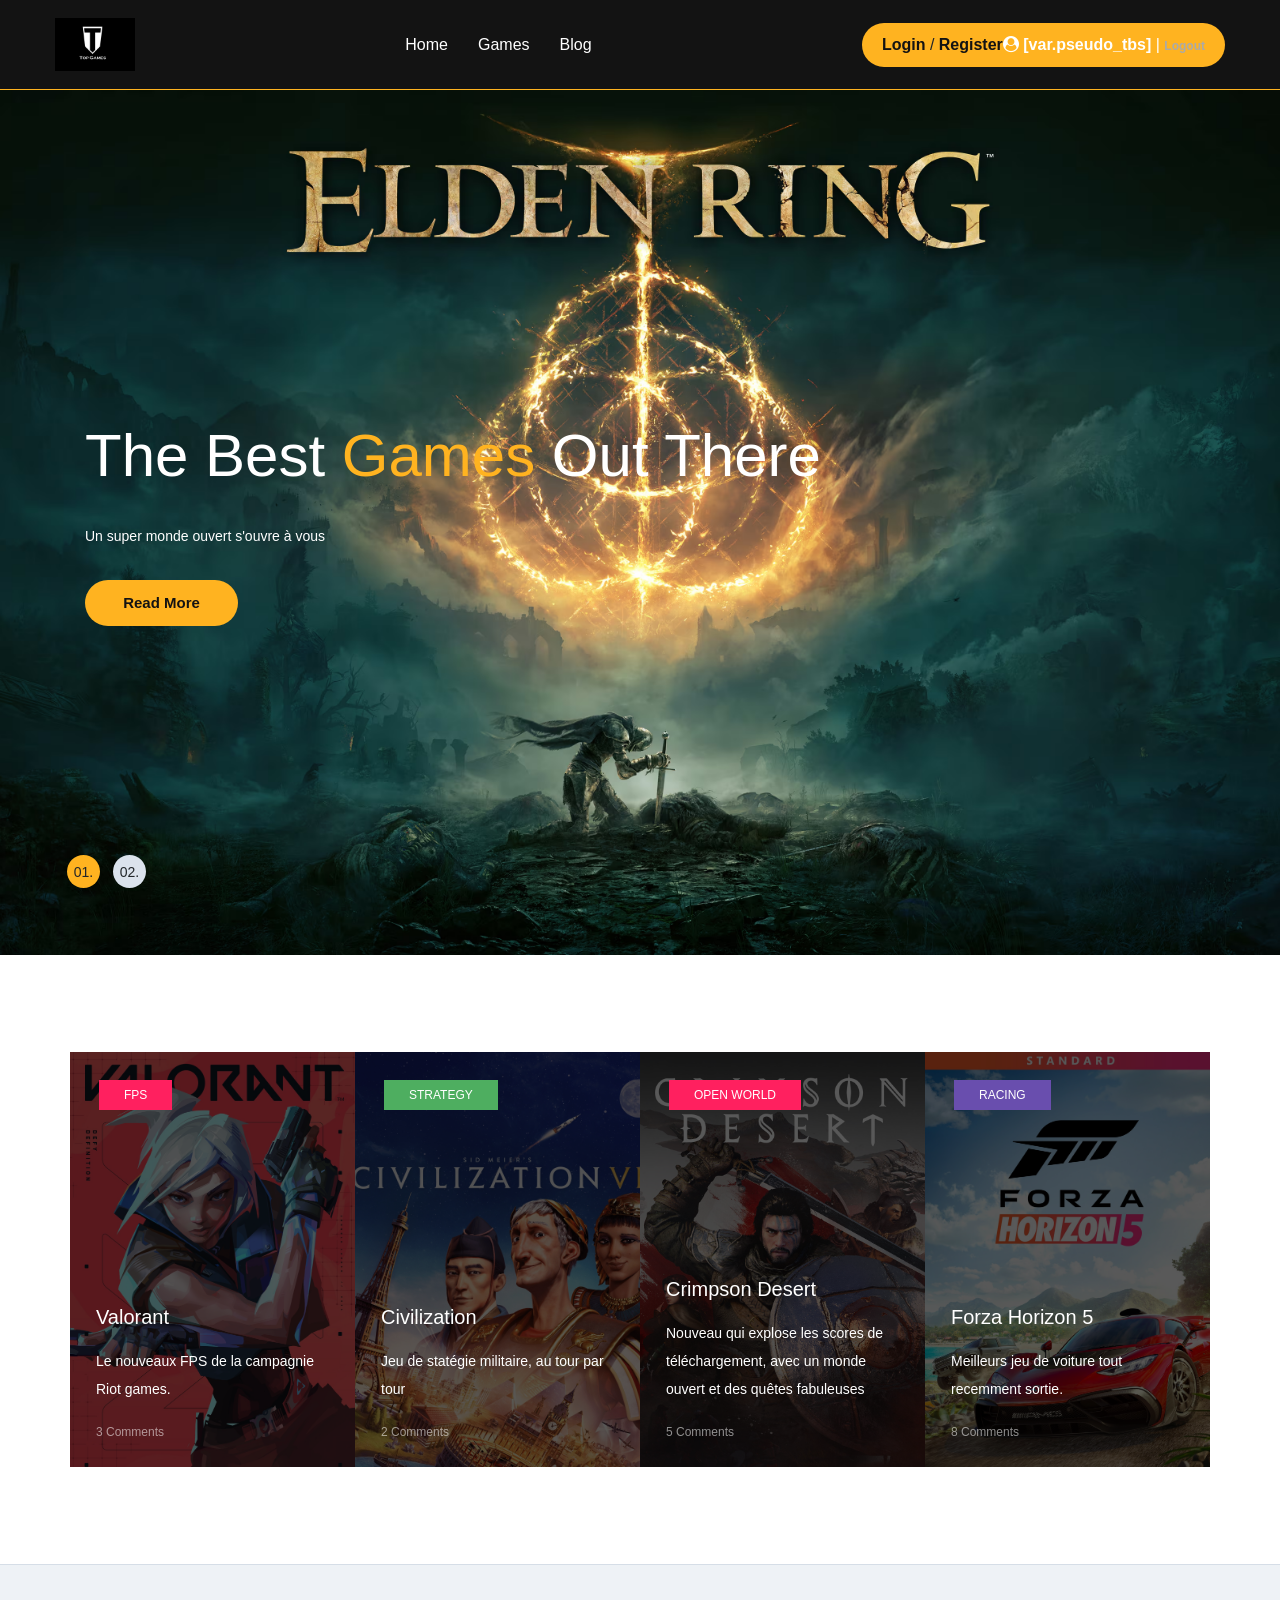
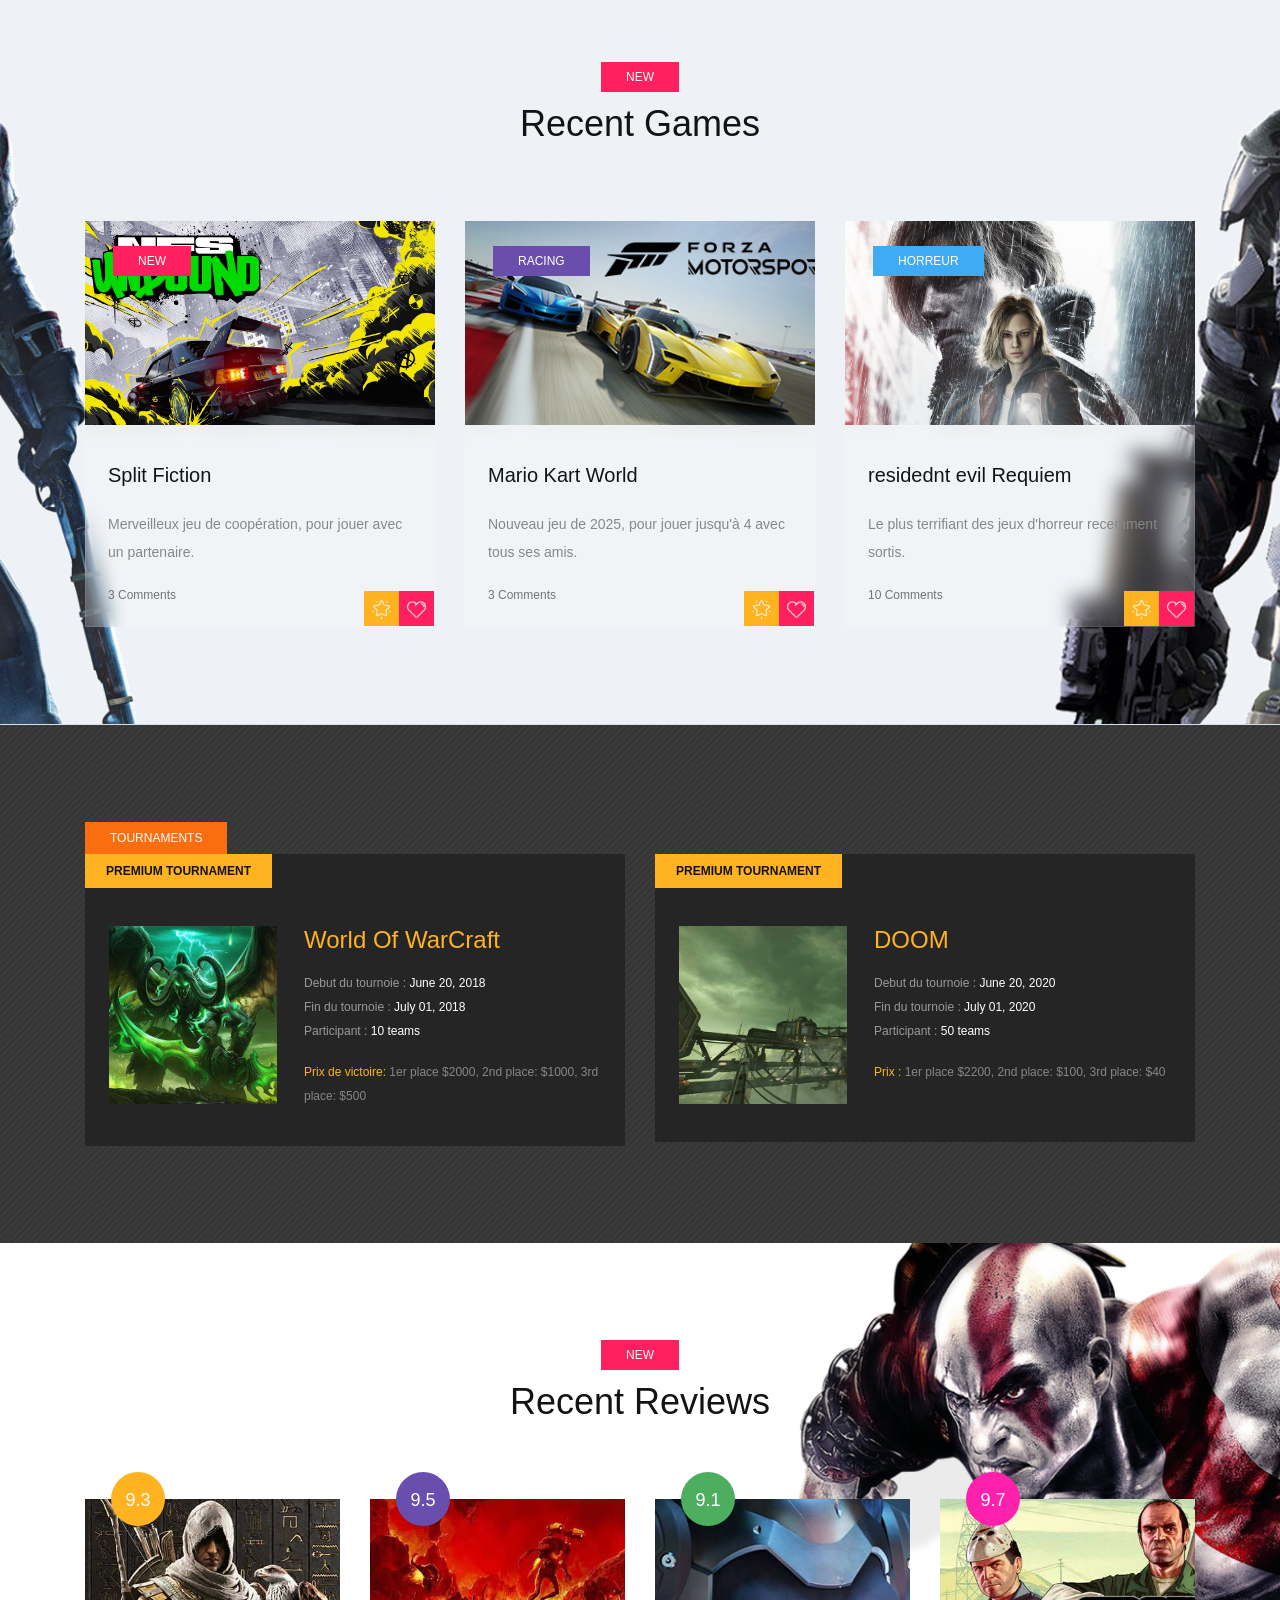
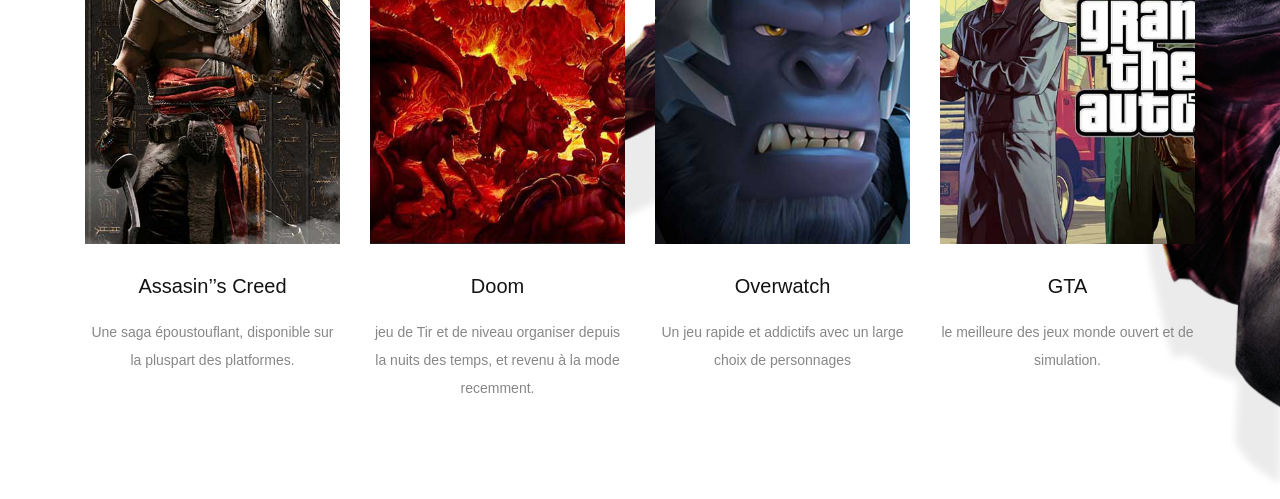
<file: index.html>
<!DOCTYPE html>
<html lang="fr">
<head>
	<title>Top Games Accueil</title>
	<meta charset="UTF-8">
	
	<!-- Stylesheets -->
	<link rel="stylesheet" href="css/bootstrap.min.css"/>
	<link rel="stylesheet" href="css/font-awesome.min.css"/>
	<link rel="stylesheet" href="css/owl.carousel.css"/>
	<link rel="stylesheet" href="css/style.css"/>
	<link rel="stylesheet" href="css/animate.css"/>


	<!--[if lt IE 9]>
	  <script src="https://oss.maxcdn.com/html5shiv/3.7.2/html5shiv.min.js"></script>
	  <script src="https://oss.maxcdn.com/respond/1.4.2/respond.min.js"></script>
	<![endif]-->

</head>
<body>

	<!-- Menu-->
	<header class="header-section">
		<div class="container">
			<!-- logo -->
			<a class="site-logo" href="gamecontroller.php?p=home">
				<img src="img/logo.png" alt="">
			</a>

			<!--Login-->
			<div class="user-panel">
				<div [onshow;block=div;when [var.statut]=='visiteur']>
					<a href="login.php">Login</a> / <a href="login.php?mode=register">Register</a>
				</div>

				<div [onshow;block=div;when [var.statut]=='connecte']>
					<a href="gamecontroller.php?p=profile" style="color: #ffffff;">
						<i class="fa fa-user-circle"></i> [var.pseudo_tbs]
					</a>
					<span style="color: #fff;"> | </span>
					<a href="logout.php" style="font-size: 12px; color: #aaa;">Logout</a>
				</div>
			</div>

			<!-- Menu -->
			<nav class="main-menu">
				<ul>
					<li><a href="gamecontroller.php?p=home">Home</a></li>
					<li><a href="gamecontroller.php?p=games">Games</a></li>
					<li><a href="gamecontroller.php?p=categories">Blog</a></li>
				</ul>
			</nav>
		</div>
	</header>
	<!-- Header section end -->


	<!--image accueil -->
	<section class="hero-section">
		<div class="hero-slider owl-carousel">
			<div class="hs-item set-bg" data-setbg="img/slider-1.avif">
				<div class="hs-text">
					<div class="container">
						<h2>The Best <span>Games</span> Out There</h2>
						<p>Un super monde ouvert s'ouvre à vous</p>
						<a href="categories.html" class="site-btn">Read More</a>
					</div>
				</div>
			</div>

			<!--2eme images-->
			<div class="hs-item set-bg" data-setbg="img/slider-2.jpg">
				<div class="hs-text">
					<div class="container">
						<h2>The Best <span>Games</span> Out There</h2>
						<p>Le très addictif free-to-play et ses notes son désormais disponible.</p>
						<a href="categories.html" class="site-btn">Read More</a>
					</div>
				</div>
			</div>
		</div>
	</section>
	<!-- Hero section end -->


	<!-- Feature section -->
	<section class="feature-section spad">
		<div class="container">
			<div class="row">

				<!--Valorant-->
				<div class="col-lg-3 col-md-6 p-0">
					<div class="feature-item set-bg" data-setbg="img/features/valorant.jpg">
						<span class="cata new">FPS</span>
						<div class="fi-content text-white">
							<h5><a href="categories.html">Valorant </a></h5>
							<p>Le nouveaux FPS de la campagnie Riot games. </p>
							<a href="#" class="fi-comment">3 Comments</a>
						</div>
					</div>
				</div>

				<!--Civilization-->
				<div class="col-lg-3 col-md-6 p-0">
					<div class="feature-item set-bg" data-setbg="img/features/2.jpg">
						<span class="cata strategy">Strategy</span>
						<div class="fi-content text-white">
							<h5><a href="categories.html">Civilization</a></h5>
							<p>Jeu de statégie militaire, au tour par tour</p>
							<a href="#" class="fi-comment">2 Comments</a>
						</div>
					</div>
				</div>

				<!--Crimpson desert-->
				<div class="col-lg-3 col-md-6 p-0">
					<div class="feature-item set-bg" data-setbg="img/features/3.jpg">
						<span class="cata new">Open World</span>
						<div class="fi-content text-white">
							<h5><a href="categories.html">Crimpson Desert</a></h5>
							<p>Nouveau qui explose les scores de téléchargement, avec un monde ouvert et des quêtes fabuleuses</p>
							<a href="#" class="fi-comment">5 Comments</a>
						</div>
					</div>
				</div>

				<!--Forza horizon-->
				<div class="col-lg-3 col-md-6 p-0">
					<div class="feature-item set-bg" data-setbg="img/features/4.jpg">
						<span class="cata racing">Racing</span>
						<div class="fi-content text-white">
							<h5><a href="#">Forza Horizon 5</a></h5>
							<p>Meilleurs jeu de voiture tout recemment sortie. </p>
							<a href="#" class="fi-comment"> 8 Comments</a>
						</div>
					</div>
				</div>
			</div>
		</div>
	</section>
	<!-- Feature section end -->


	<!-- Recent game section  -->
	<section class="recent-game-section spad set-bg" data-setbg="img/recent-game-bg.png">
		<div class="container">
			<div class="section-title">
				<div class="cata new">New</div>
				<h2>Recent Games</h2>
			</div>
			<div class="row">
				<!--SplitFiction-->
				<div class="col-lg-4 col-md-6">
					<div class="recent-game-item">
						<div class="rgi-thumb set-bg" data-setbg="img/recent-game/1.jpg">
							<div class="cata new">new</div>
						</div>
						<div class="rgi-content">
							<h5>Split Fiction</h5>
							<p>Merveilleux jeu de coopération, pour jouer avec un partenaire. </p>
							<a href="#" class="comment">3 Comments</a>
							<div class="rgi-extra">
								<div class="rgi-star"><img src="img/icons/star.png" alt=""></div>
								<div class="rgi-heart"><img src="img/icons/heart.png" alt=""></div>
							</div>
						</div>
					</div>	
				</div>

				<!--MArio kart world-->
				<div class="col-lg-4 col-md-6">
					<div class="recent-game-item">
						<div class="rgi-thumb set-bg" data-setbg="img/recent-game/2.png">
							<div class="cata racing">racing</div>
						</div>
						<div class="rgi-content">
							<h5>Mario Kart World </h5>
							<p>Nouveau jeu de 2025, pour jouer jusqu'à 4 avec tous ses amis. </p>
							<a href="#" class="comment">3 Comments</a>
							<div class="rgi-extra">
								<div class="rgi-star"><img src="img/icons/star.png" alt=""></div>
								<div class="rgi-heart"><img src="img/icons/heart.png" alt=""></div>
							</div>
						</div>
					</div>	
				</div>

				<!--Resident evil-->
				<div class="col-lg-4 col-md-6">
					<div class="recent-game-item">
						<div class="rgi-thumb set-bg" data-setbg="img/recent-game/3.avif">
							<div class="cata adventure">Horreur</div>
						</div>
						<div class="rgi-content">
							<h5>residednt evil Requiem</h5>
							<p>Le plus terrifiant des jeux d'horreur recemment sortis.</p>
							<a href="#" class="comment">10 Comments</a>
							<div class="rgi-extra">
								<div class="rgi-star"><img src="img/icons/star.png" alt=""></div>
								<div class="rgi-heart"><img src="img/icons/heart.png" alt=""></div>
							</div>
						</div>
					</div>	
				</div>
			</div>
		</div>
	</section>
	<!-- Recent game section end -->


	<!-- Tournaments section -->
	<section class="tournaments-section spad">
		<div class="container">
			<div class="tournament-title">Tournaments</div>
			<div class="row">
				<div class="col-md-6">
					<div class="tournament-item mb-4 mb-lg-0">
						<div class="ti-notic">Premium Tournament</div>
						<div class="ti-content">
							<div class="ti-thumb set-bg" data-setbg="img/tournament/1.jpg"></div>
							<div class="ti-text">
								<h4>World Of WarCraft</h4>
								<ul>
									<li><span>Debut du tournoie :</span> June 20, 2018</li>
									<li><span>Fin du tournoie :</span> July 01, 2018</li>
									<li><span>Participant :</span> 10 teams</li>
								</ul>
								<p><span>Prix de victoire:</span> 1er place $2000, 2nd place: $1000, 3rd place: $500</p>
							</div>
						</div>
					</div>
				</div>

				<div class="col-md-6">
					<div class="tournament-item">
						<div class="ti-notic">Premium Tournament</div>
						<div class="ti-content">
							<div class="ti-thumb set-bg" data-setbg="img/tournament/2.jpg"></div>
							<div class="ti-text">
								<h4>DOOM</h4>
								<ul>
									<li><span>Debut du tournoie :</span> June 20, 2020</li>
									<li><span>Fin du tournoie :</span> July 01, 2020</li>
									<li><span>Participant :</span> 50 teams</li>
								</ul>
								<p><span>Prix :</span> 1er place $2200, 2nd place: $100, 3rd place: $40</p>
							</div>
						</div>
					</div>
				</div>
			</div>
		</div>
	</section>
	<!-- Tournaments section bg -->


	<!-- Review section -->
	<section class="review-section spad set-bg" data-setbg="img/review-bg.png">
		<div class="container">
			<div class="section-title">
				<div class="cata new">new</div>
				<h2>Recent Reviews</h2>
			</div>
			<div class="row">
				<div class="col-lg-3 col-md-6">
					<div class="review-item">
						<div class="review-cover set-bg" data-setbg="img/review/1.jpg">
							<div class="score yellow">9.3</div>
						</div>
						<div class="review-text">
							<h5>Assasin’’s Creed</h5>
							<p>Une saga époustouflant, disponible sur la pluspart des platformes.</p>
						</div>
					</div>
				</div>

				<div class="col-lg-3 col-md-6">
					<div class="review-item">
						<div class="review-cover set-bg" data-setbg="img/review/2.jpg">
							<div class="score purple">9.5</div>
						</div>
						<div class="review-text">
							<h5>Doom</h5>
							<p>jeu de Tir et de niveau organiser depuis la nuits des temps, et revenu à la mode recemment.</p>
						</div>
					</div>
				</div>

				<div class="col-lg-3 col-md-6">
					<div class="review-item">
						<div class="review-cover set-bg" data-setbg="img/review/3.jpg">
							<div class="score green">9.1</div>
						</div>
						<div class="review-text">
							<h5>Overwatch</h5>
							<p>Un jeu rapide et addictifs avec un large choix de personnages</p>
						</div>
					</div>
				</div>

				<div class="col-lg-3 col-md-6">
					<div class="review-item">
						<div class="review-cover set-bg" data-setbg="img/review/4.jpg">
							<div class="score pink">9.7</div>
						</div>
						<div class="review-text">
							<h5>GTA</h5>
							<p>le meilleure des jeux monde ouvert et de simulation.</p>
						</div>
					</div>
				</div>
			</div>
		</div>
	</section>

	</footer>
	<!-- Footer section end -->


	<!--====== Javascripts & Jquery ======-->
	<script src="js/jquery-3.2.1.min.js"></script>
	<script src="js/bootstrap.min.js"></script>
	<script src="js/owl.carousel.min.js"></script>
	<script src="js/jquery.marquee.min.js"></script>
	<script src="js/main.js"></script>
    </body>
</html>
</file>
<file: css/style.css>
html,
body {
	height: 100%;
	font-family: 'Roboto', sans-serif;
	-webkit-font-smoothing: antialiased;
	font-smoothing: antialiased;
}

h1,h2,h3,h4,h5,h6 {
	margin: 0;
	font-weight: 500;
	color: #131313;
}

h1 { font-size: 70px; }
h2 { font-size: 36px; }
h3 { font-size: 30px; }
h4 { font-size: 24px; }
h5 { font-size: 20px; }
h6 { font-size: 16px; }

p {
	font-size: 14px;
	color: #878787;
	line-height: 2;
}

img { max-width: 100%; }

input:focus,select:focus,button:focus,textarea:focus { outline: none; }

a:hover,a:focus {
	text-decoration: none;
	outline: none;
}

ul,ol {
	padding: 0;
	margin: 0;
}

.section-title {
	text-align: center;
	margin-bottom: 75px;
}

.section-title h2 {
	padding-top: 10px;
	font-size: 36px;
}

.set-bg {
	background-repeat: no-repeat;
	background-size: cover;
	background-position: top center;
}

.spad {
	padding-top: 97px;
	padding-bottom: 97px;
}

.text-white h1,.text-white h2,.text-white h3,.text-white h4,.text-white h5,.text-white h6,.text-white p,.text-white span,.text-white li,.text-white a { color: #fff; }

.rating i { color: #fbb710; }
.rating .is-fade { color: #e0e3e4; }

.site-btn {
	display: inline-block;
	text-align: center;
	font-size: 15px;
	color: #131313;
	padding: 16px 30px;
	min-width: 153px;
	border-radius: 50px;
	font-weight: 500;
	border: none;
	background: #ffb320;
	cursor: pointer;
}

.site-btn.btn-sm {
	padding: 10px 30px;
	min-width: 163px;
}

.site-btn:hover { color: #131313; }

.cata {
	display: inline-block;
	text-transform: uppercase;
	font-size: 12px;
	font-weight: 500;
	color: #fff;
	padding: 6px 25px;
}

.cata.new { background: #ff205f; }
.cata.strategy { background: #4eae60; }
.cata.racing { background: #694eae; }
.cata.adventure { background: #40abf5; }

#preloder {
	position: fixed;
	width: 100%;
	height: 100%;
	top: 0;
	left: 0;
	z-index: 999999;
	background: #fff;
}

.loader {
	width: 40px;
	height: 40px;
	position: absolute;
	top: 50%;
	left: 50%;
	margin-top: -13px;
	margin-left: -13px;
	border-radius: 60px;
	animation: loader 0.8s linear infinite;
	-webkit-animation: loader 0.8s linear infinite;
}

@keyframes loader {
	0% { -webkit-transform: rotate(0deg); transform: rotate(0deg); border: 4px solid #f44336; border-left-color: transparent; }
	50% { -webkit-transform: rotate(180deg); transform: rotate(180deg); border: 4px solid #673ab7; border-left-color: transparent; }
	100% { -webkit-transform: rotate(360deg); transform: rotate(360deg); border: 4px solid #f44336; border-left-color: transparent; }
}

.header-section {
    background: #131313;
    clear: both;
    padding: 18px 0;
    border-bottom: 1px solid #ffb320;
}

.header-section .container {
    display: flex;
    align-items: center;
    justify-content: space-between;
    max-width: 1200px;
    margin: 0 auto;
    padding: 0 15px;
}

.site-logo {
    display: flex;
    align-items: center;
	order: 1;
}

.site-logo img {
	max-width: 80px;
	height: auto;
	display: block;
}

.main-menu {
    flex-grow: 1;
	order: 2;
}

.main-menu ul {
    display: flex;
    justify-content: center;
    list-style: none;
    margin: 0;
    padding: 0;
    gap: 30px;
}

.main-menu ul li a {
    text-decoration: none;
    color: #ffffff;
    font-weight: 500;
}

.main-menu ul li a:hover { color: #ffb320; }

.user-panel {
    display: flex;
    align-items: center;
    background: #ffb320;
    padding: 10px 20px;
    border-radius: 50px;
    white-space: nowrap;
	order : 3;
}

.user-panel a {
    color: #131313;
    text-decoration: none;
    font-weight: bold;
}

.hero-slider .hs-item {
	height: 865px;
	display: table;
	width: 100%;
}

.hero-slider .hs-text {
	display: table-cell;
	vertical-align: middle;
}

.hero-slider .hs-text h2 {
	color: #fff;
	font-weight: 400;
	font-size: 60px;
	margin-bottom: 30px;
	position: relative;
	top: -80px;
	opacity: 0;
}

.hero-slider .hs-text h2 span { color: #ffb320; }

.hero-slider .hs-text p {
	color: #fff;
	margin-bottom: 30px;
	position: relative;
	top: -90px;
	opacity: 0;
}

.hero-slider .hs-text .site-btn {
	position: relative;
	top: -100px;
	opacity: 0;
}

.hero-slider .owl-item.active .hs-item h2,
.hero-slider .owl-item.active .hs-item p,
.hero-slider .owl-item.active .hs-item .site-btn {
	top: 0;
	opacity: 1;
}

.hero-slider .owl-item.active .hs-item h2 { transition: all 0.5s ease 1s; }
.hero-slider .owl-item.active .hs-item p { transition: all 0.5s ease 0.8s; }
.hero-slider .owl-item.active .hs-item .site-btn { transition: all 0.5s ease 0.6s; }

.hero-slider .owl-dots {
	position: relative;
	max-width: 1146px;
	margin: -33px auto 0;
	top: -67px;
	z-index: 5;
}

.hero-slider .owl-dots .owl-dot {
	display: inline-block;
	margin-right: 13px;
	width: 33px;
	height: 33px;
	font-size: 14px;
	font-weight: 500;
	text-align: center;
	padding-top: 7px;
	border-radius: 40px;
	background: #dbe2ec;
}

.hero-slider .owl-dots .owl-dot.active { background: #ffb320; }

.latest-news-section {
	overflow: hidden;
	display: block;
	clear: both;
	background: #131313;
	padding: 24px 0;
	position: relative;
}

.ln-title {
	position: absolute;
	height: 100%;
	width: 29%;
	left: 0;
	top: 0;
	text-align: right;
	padding-top: 24px;
	padding-right: 66px;
	font-size: 18px;
	font-weight: 500;
	color: #fff;
	background: #ffb320;
	z-index: 1;
}

.news-ticker {
	width: 71%;
	float: right;
	overflow: hidden;
	display: inline-block;
}

.news-ticker-contant .nt-item {
	margin-right: 35px;
	color: #fff;
	display: inline-block;
}

.news-ticker-contant .nt-item span {
	margin-right: 35px;
	display: inline-block;
	text-transform: uppercase;
	font-size: 12px;
	font-weight: 500;
	color: #fff;
	padding: 4px 20px;
}

.news-ticker-contant .nt-item span.new { background: #ff205f; }
.news-ticker-contant .nt-item span.strategy { background: #4eae60; }
.news-ticker-contant .nt-item span.racing { background: #694eae; }

.feature-item {
	height: 415px;
	position: relative;
}

.feature-item:after {
	position: absolute;
	content: "";
	width: 100%;
	height: 100%;
	left: 0;
	top: 0;
	background: #000;
	opacity: .65;
}

.feature-item .cata {
	position: relative;
	margin-top: 28px;
	margin-left: 29px;
	z-index: 3;
}

.feature-item .fi-content {
	position: absolute;
	width: 100%;
	left: 0;
	bottom: 0;
	padding: 0 26px 24px;
	z-index: 2;
}

.feature-item .fi-content h5 { margin-bottom: 18px; }
.feature-item .fi-content .fi-comment { font-size: 12px; opacity: .54; }

.recent-game-section {
	background-color: #eef2f6;
	border-top: 1px solid #d6dee7;
	border-bottom: 1px solid #d6dee7;
}

.recent-game-item .rgi-thumb {
	height: 204px;
	padding: 25px 28px;
}

.recent-game-item .rgi-content {
	padding: 34px 22px 20px;
	background: rgba(255, 255, 255, 0.2);
    backdrop-filter: blur(10px); /* Floute ce qui est derrière la boîte */
    border: 1px solid rgba(255, 255, 255, 0.1);
}

.recent-game-item .rgi-content h5 {
	margin-bottom: 20px;
	line-height: 1.5;
}

.recent-game-item .rgi-content .comment {
	font-size: 12px;
	color: #737373;
}

.recent-game-item .rgi-extra {
	position: absolute;
	right: 0;
	bottom: 0;
	width: 70px;
}

.recent-game-item .rgi-extra .rgi-star,
.recent-game-item .rgi-extra .rgi-heart {
	height: 35px;
	width: 35px;
	float: left;
	display: block;
	padding: 6px 8px 0;
}

.recent-game-item .rgi-extra .rgi-star { background: #ffb320; }
.recent-game-item .rgi-extra .rgi-heart { background: #ff205f; }

.tournaments-section {
	background-image: url("../img/pattern.png");
	background-repeat: repeat;
}

.tournament-title {
	display: inline-block;
	padding: 7px 25px;
	font-size: 12px;
	font-weight: 500;
	color: #fff;
	text-transform: uppercase;
	background: #fb6e10;
}

.tournament-item { background: #252525; }

.tournament-item .ti-notic {
	display: inline-block;
	padding: 8px 21px;
	font-size: 12px;
	font-weight: 700;
	color: #131313;
	text-transform: uppercase;
	background: #ffb320;
}

.tournament-item .ti-content {
	padding: 38px 24px;
	overflow: hidden;
}

.tournament-item .ti-thumb {
	width: 168px;
	height: 178px;
	float: left;
}

.tournament-item .ti-text { padding-left: 195px; }
.tournament-item .ti-text h4 { color: #ffb320; margin-bottom: 20px; }
.tournament-item .ti-text ul { list-style: none; margin-bottom: 20px; }
.tournament-item .ti-text ul li { color: #fff; font-size: 12px; margin-bottom: 6px; }
.tournament-item .ti-text ul li span { color: #9a9a9a; }
.tournament-item .ti-text p { font-size: 12px; margin-bottom: 0; }
.tournament-item .ti-text p span { font-weight: 500; color: #ffb320; }

.review-section { background-position: right top;
	width: 100%;
}

.reviex-title-section {
    width: 100%;
    text-align: center;
    padding-top: 20px;
    margin-bottom: 80px; 
}

.review-title-section h2 {
    width: 100%;
    text-align: center;
    font-size: 36px;
    font-weight: 700;
    color: #131313;
    padding: 90px 60px;
    margin: 0 auto;
}


.review-item .review-cover {
	position: relative;
	margin-bottom: 30px;
	height: 345px;
}

.review-item .review-cover .score {
	position: absolute;
	width: 54px;
	height: 54px;
	top: -27px;
	left: 26px;
	padding-top: 15px;
	font-size: 18px;
	font-weight: 500;
	color: #fff;
	text-align: center;
	border-radius: 50%;
	z-index: 1;
}

.review-item .review-cover .score.yellow { background: #ffb320; }
.review-item .review-cover .score.purple { background: #694eae; }
.review-item .review-cover .score.pink { background: #ff20ae; }
.review-item .review-cover .score.green { background: #4eae60; }

.review-item .review-text { text-align: center; }
.review-item .review-text h5 { margin-bottom: 20px; }
.review-item .review-text p { margin-bottom: 0; }
.review-item .rating { margin-bottom: 20px; }
.review-item .rating i { font-size: 12px; }

.page-info-section {
	height: 499px;
	position: relative;
}

.page-info-section .pi-content {
	position: absolute;
	width: 100%;
	bottom: 65px;
	left: 0;
	z-index: 2;
}

.page-info-section .pi-content h2 {
	font-size: 60px;
	margin-bottom: 25px;
	font-weight: 400;
}

.site-pagination { padding-top: 50px; }

.site-pagination a,.site-pagination span {
	width: 33px;
	height: 33px;
	font-size: 14px;
	font-weight: 500;
	padding-top: 7px;
	text-align: center;
	display: inline-block;
	border-radius: 50%;
	color: #131313;
	margin-right: 10px;
}

.site-pagination .active { background: #ffb320; }
.site-pagination.sp-style-2 a,.site-pagination.sp-style-2 span { background: #e5e5e5; }
.site-pagination.sp-style-2 .active { background: #ffb320; }

.widget-item { margin-bottom: 73px; }
.widget-item:last-child { margin-bottom: 0; }
.widget-item .widget-title { margin-bottom: 40px; }
.widget-item .latest-blog .lb-item .lb-content p,.widget-item .top-comment .tc-item .tc-content p { color: #131313; }
.widget-item .latest-blog .lb-item .lb-content .lb-author { color: #737373; }
.widget-item .top-comment .tc-item .tc-content { padding-right: 20px; }
.widget-item .review-item { background: #eff2f5; }
.widget-item .review-item .review-text { padding: 0 35px 20px; }

.search-widget { position: relative; }

.search-widget input {
	width: 100%;
	height: 41px;
	border: 1px solid #d6dee7;
	padding-left: 22px;
	padding-right: 45px;
	font-size: 12px;
}

.search-widget button {
	position: absolute;
	right: 0;
	top: 0;
	height: 100%;
	background: none;
	border: none;
	padding-right: 15px;
	color: #878787;
	cursor: pointer;
}

.recent-game-page .recent-game-item { margin-bottom: 42px; }

.single-blog-page .blog-thumb {
	height: 424px;
	padding-top: 24px;
	padding-left: 29px;
	margin-bottom: 40px;
	position: relative;
}

.single-blog-page .blog-thumb .rgi-extra {
	position: absolute;
	right: 0;
	bottom: 0;
	width: 70px;
}

.single-blog-page .blog-thumb .rgi-extra .rgi-star,
.single-blog-page .blog-thumb .rgi-extra .rgi-heart {
	height: 35px;
	width: 35px;
	float: left;
	display: block;
	padding: 6px 8px 0;
}

.single-blog-page .blog-thumb .rgi-extra .rgi-star { background: #ffb320; }
.single-blog-page .blog-thumb .rgi-extra .rgi-heart { background: #ff205f; }
.single-blog-page .blog-content h3 { margin-bottom: 10px; }
.single-blog-page .blog-content .meta-comment { display: block; font-size: 12px; color: #737373; margin-bottom: 25px; }
.single-blog-page .blog-content p { margin-bottom: 25px; }

.comment-warp { padding-top: 50px; }
.comment-title { margin-bottom: 45px; }
.comment-list { list-style: none; }
.comment-list li { margin-bottom: 40px; overflow: hidden; }

.comment-list .comment .comment-avator {
	width: 63px;
	height: 63px;
	border-radius: 50%;
	float: left;
}

.comment-list .comment .comment-content { padding-left: 100px; }
.comment-list .comment .comment-content h5 { font-size: 12px; color: #131313; font-weight: 400; margin-bottom: 10px; }
.comment-list .comment .comment-content h5 span { color: #ffb320; padding-left: 18px; }
.comment-list .comment .comment-content p { font-size: 12px; margin-bottom: 5px; }
.comment-list .comment .comment-content .reply { font-size: 12px; color: #ff1d55; }

.comment-form-warp { padding-top: 30px; }

.comment-form input[type=text],.comment-form input[type=email],.comment-form textarea {
	width: 100%;
	height: 41px;
	border: 1px solid #d6dee7;
	padding-left: 22px;
	padding-right: 45px;
	font-size: 12px;
	margin-bottom: 24px;
}

.comment-form textarea {
	height: 243px;
	padding-top: 15px;
	padding-bottom: 15px;
	margin-bottom: 38px;
}

.review-page .review-item { margin-bottom: 63px; }
.review-page .review-item .review-text h4 { margin-bottom: 10px; }
.review-dark .review-item .review-text p { color: #b5b5b5; }
.review-section.review-dark { background-position: center top; }

.community-page .site-pagination { padding-top: 62px; }
.community-warp { max-width: 1367px; margin: 0 auto; background: rgba(0,0,0,0.28); }
.community-post-list { list-style: none; }

.community-post-list li {
	padding: 33px 55px 65px;
	margin-bottom: 21px;
	overflow: hidden;
	border: 1px solid #878787;
	background: #1f2225;
}

.community-post-list .community-post .author-avator {
	width: 63px;
	height: 63px;
	border-radius: 50%;
	float: left;
}

.community-post-list .community-post .post-content { padding-left: 100px; }
.community-post-list .community-post .post-content h5 { font-size: 16px; color: #ff205f; font-weight: 400; margin-bottom: 10px; }
.community-post-list .community-post .post-content h5 span { color: #7a7a7a; padding-left: 18px; }
.community-post-list .community-post .post-content p { color: #fff; margin-bottom: 5px; }
.community-post-list .community-post .post-content .post-date { font-size: 12px; color: #ffb320; margin-bottom: 18px; }
.community-post-list .attachment-file { padding-top: 60px; max-width: 435px; }

.community-top-title { margin-bottom: 50px; }
.community-filter { margin-bottom: 80px; }
.community-filter label { font-size: 18px; color: #1f2225; font-weight: 500; padding-right: 10px; }
.community-filter select { width: 201px; height: 42px; font-size: 14px; padding: 0 18px; color: #1f2225; font-weight: 500; }

.social-links a { color: #474747; font-size: 16px; margin-left: 10px; margin-right: 20px; }

.page-section {
    padding: 60px 20px;
    background: #131313;
}

.profile-card {
    max-width: 800px;
    margin: 0 auto;
    background: #252525;
    border-radius: 15px;
    padding: 40px;
    border-top: 3px solid #ffb320;
    text-align: center;
}

.profile-icon {
    margin-bottom: 15px;
    color: #ffb320;
}

.profile-username {
    font-size: 28px;
    margin-bottom: 5px;
    color: #fff;
}

.profile-subtitle {
    color: #ffb320;
    font-size: 14px;
}

.profile-divider {
    border-color: #333;
    margin: 20px 0;
}

.profile-info {
    background: #1a1a1a;
    padding: 20px;
    border-radius: 10px;
    margin-bottom: 30px;
    text-align: left;
}

.profile-info p {
    padding: 10px 0;
    border-bottom: 1px solid #333;
    color: #fff;
}

.profile-info p:last-child {
    border-bottom: none;
}

.profile-info strong {
    color: #ffb320;
}

.profile-fav-title {
    text-align: center;
    font-size: 24px;
    margin: 30px 0 20px;
    color: #ffb320;
}

.fav-game-card {
    background: #1a1a1a;
    border-radius: 10px;
    overflow: hidden;
    transition: transform 0.3s;
}

.fav-game-card:hover {
    transform: translateY(-5px);
    box-shadow: 0 5px 20px rgba(255, 179, 32, 0.3);
}

.fav-game-img {
    width: 100%;
    height: 200px;
    object-fit: cover;
}

.fav-game-title {
    padding: 15px;
    font-size: 14px;
    text-align: center;
    color: #fff;
    margin: 0;
}

.profile-actions {
    display: flex;
    gap: 10px;
    justify-content: center;
    flex-wrap: wrap;
    margin-bottom: 20px;
}

.site-btn {
    padding: 12px 25px;
    border-radius: 50px;
    text-decoration: none;
    font-weight: 600;
    border: none;
    cursor: pointer;
    display: inline-block;
}

.btn-sm {
    padding: 8px 18px;
    font-size: 14px;
}

.btn-primary {
    background: #ffb320;
    color: #131313;
}

.btn-primary:hover {
    background: #ff9500;
}

.btn-danger {
    background: #ff205f;
    color: #fff;
}

.btn-danger:hover {
    background: #e01850;
}
</file>
